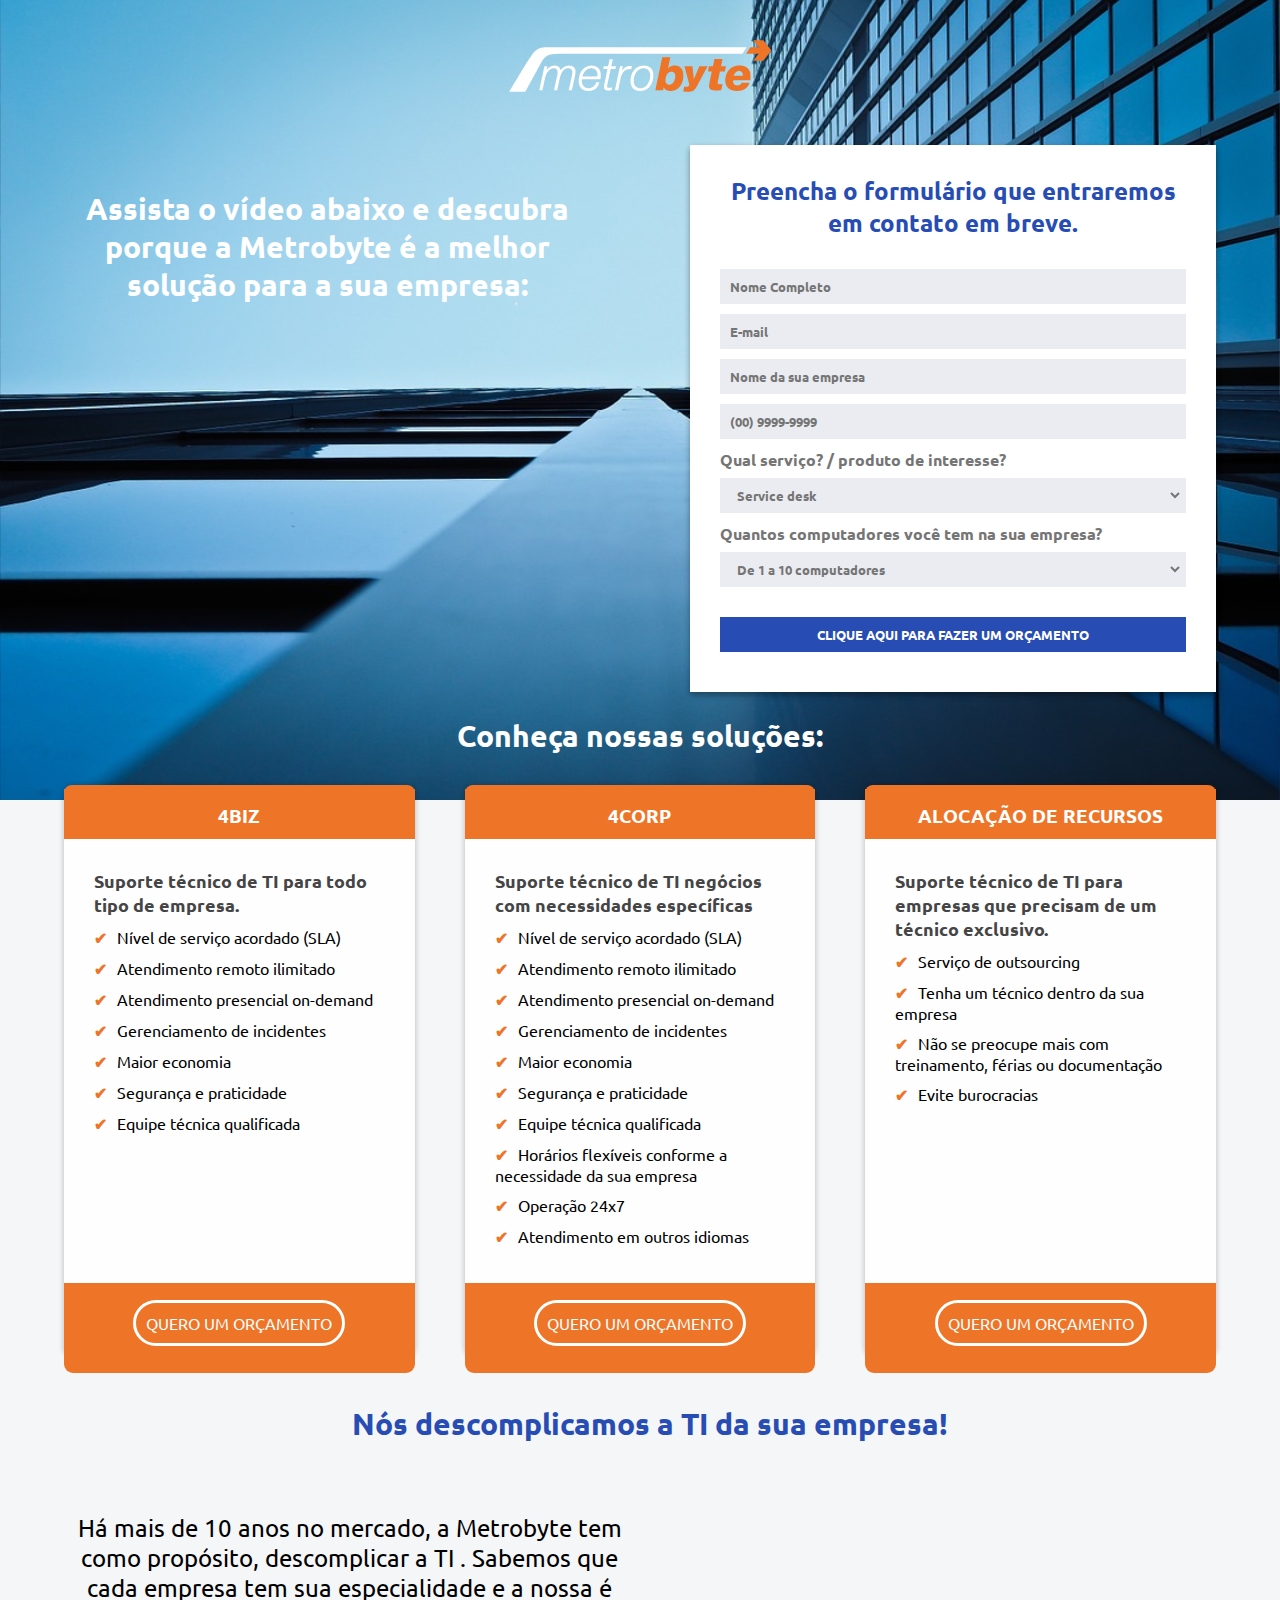
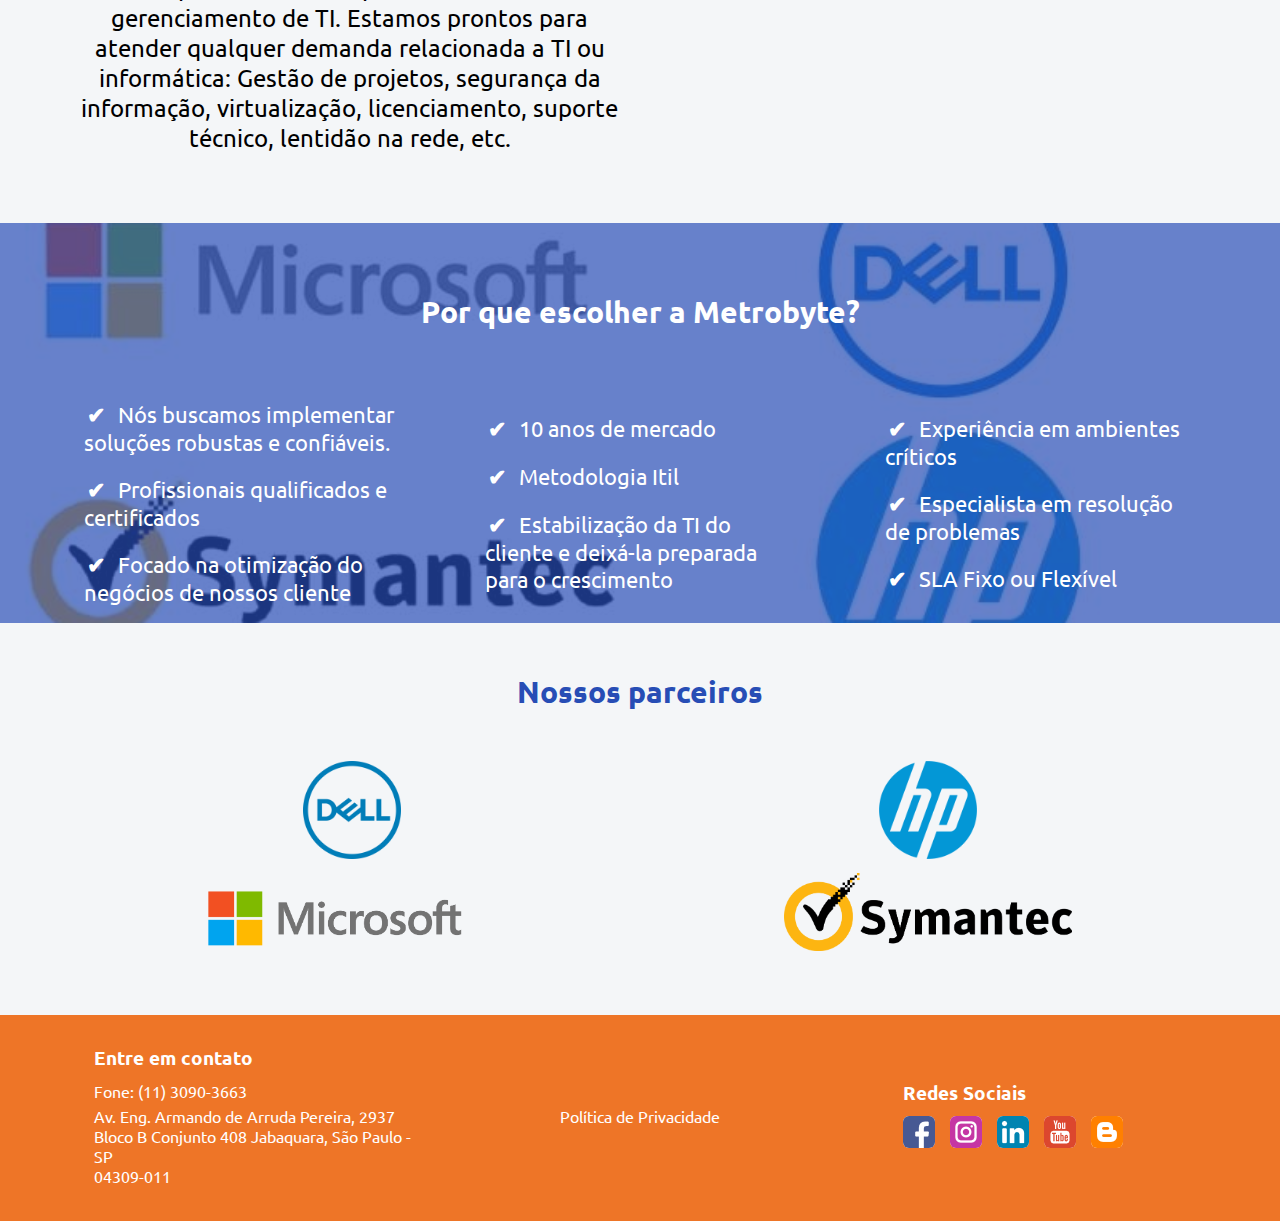
<file: index.html>
<!DOCTYPE html>
<html lang="en">

<head>
    <meta charset="UTF-8">
    <meta name="viewport" content="width=device-width, initial-scale=1.0">
    <meta http-equiv="X-UA-Compatible" content="ie=edge">
    <link rel="stylesheet" href="style.css">
    <link rel="stylesheet" href="mobile.css" media="screen and (max-width:760px)">
    <link href="https://fonts.googleapis.com/css?family=Ubuntu:400,700&display=swap" rel="stylesheet">
    <title>Metrobyte</title>
</head>

<body>
    <header class="header">
        <a href="index.html"><img src="img/logo.png" alt=""></a>
    </header>
    <section class="inicial">
        <div class="inicial__inner">
            <div class="incial__video">
                <h1 class="title">Assista o vídeo abaixo e descubra porque a Metrobyte é a melhor solução para a sua
                    empresa:</h1>
                <iframe width="100%" height="310px" class="embed-responsive-item incial__video_reprodutor"
                    src="https://www.youtube.com/embed/IZ05dovel4M" allowfullscreen></iframe>
            </div>
            <div class="form">
                <h2 class="form__title">Preencha o formulário que entraremos em contato em breve.</h2>
                <form action="javascript:void(0)" onsubmit="sendEmail('#form_contato')" method="POST" name="form_contato" id="form_contato">
                    <input type="text" name="nome" placeholder="Nome Completo" required>
                    <input type="email" name="email" placeholder="E-mail" required>
                    <input type="text" name="empresa" placeholder="Nome da sua empresa" required>
                    <input type="tel" name="telefone" placeholder="(00) 9999-9999" required>
                    <label class="label__form" for="servicos">Qual serviço? / produto de interesse?</label>
                    <select name="servicos" id="">
                        <option value="1">Service desk</option>
                        <option value="2">Solução em infraestrutura</option>
                        <option value="3">Gestão de TI</option>
                        <option value="4">Licenciamento / Software</option>
                        <option value="5">Compra de equipamentos</option>
                        <option value="6">Capacitação / Treinamento</option>
                    </select>
                    <label class="label__form" for="computadores">Quantos computadores você tem na sua empresa?</label>
                    <select name="computadores" id="">
                        <option value="1">De 1 a 10 computadores</option>
                        <option value="2">De 11 a 20 computadores</option>
                        <option value="3">De 21 a 50 computadores</option>
                        <option value="4">Mais de 50 computadores</option>
                    </select>
                    <div class="alerta__erros"></div>
                    <input type="submit" class="btn" id="btn__form" value="Clique aqui para fazer um orçamento">
                </form>
            </div>
        </div>
    </section>
    <section class="cards">
        <h1 class="title title__cards">Conheça nossas soluções:</h1>
        <div class="cards__inner">
            <div class="card__info">
                <div class="card__info_title">
                    <h3>4BIZ</h3>
                </div>
                <div class="card__info_content">
                    <strong>
                    Suporte técnico de TI para todo tipo de empresa.
                    </strong>
                    <span>
                        <p>&#10004;</p>Nível de serviço acordado (SLA)
                    </span>
                    <span>
                        <p>&#10004;</p>Atendimento remoto ilimitado
                    </span>
                    <span>
                        <p>&#10004;</p>Atendimento presencial on-demand
                    </span>
                    <span>
                        <p>&#10004;</p>Gerenciamento de incidentes
                    </span>                    
                    <span>
                        <p>&#10004;</p>Maior economia
                    </span>
                    <span>
                        <p>&#10004;</p>Segurança e praticidade
                    </span>
                    <span>
                        <p>&#10004;</p>Equipe técnica qualificada
                    </span>
                </div>
                <div class="card__info_btn">
                    <a href="#" class="btn_card">QUERO UM ORÇAMENTO</a>
                </div>
            </div>
            <div class="card__info">
                <div class="card__info_title">
                    <h3>4CORP</h3>
                </div>
                <div class="card__info_content">
                    <strong>
                    Suporte técnico de TI negócios com necessidades específicas
                    </strong>
                    <span>
                        <p>&#10004;</p>Nível de serviço acordado (SLA)
                    </span>
                    <span>
                        <p>&#10004;</p>Atendimento remoto ilimitado
                    </span>
                    <span>
                        <p>&#10004;</p>Atendimento presencial on-demand
                    </span>
                    <span>
                        <p>&#10004;</p>Gerenciamento de incidentes
                    </span>
                    <span>
                        <p>&#10004;</p>Maior economia
                    </span>
                    <span>
                        <p>&#10004;</p>Segurança e praticidade
                    </span>
                    <span>
                        <p>&#10004;</p>Equipe técnica qualificada
                    </span>
                    <span>
                        <p>&#10004;</p>Horários flexíveis conforme a necessidade da sua empresa
                    </span>
                    <span>
                        <p>&#10004;</p>Operação 24x7
                    </span>
                    <span>
                        <p>&#10004;</p>Atendimento em outros idiomas
                    </span>
                </div>
                <div class="card__info_btn">
                    <a href="#" class="btn_card">QUERO UM ORÇAMENTO</a>
                </div>
            </div>
            <div class="card__info">
                <div class="card__info_title">
                    <h3>ALOCAÇÃO DE RECURSOS</h3>
                </div>
                <div class="card__info_content">
                    <strong>
                    Suporte técnico de TI para empresas que precisam de um técnico exclusivo.
                    </strong>
                    <span>
                        <p>&#10004;</p>Serviço de outsourcing
                    </span>
                    <span>
                        <p>&#10004;</p>Tenha um técnico dentro da sua empresa
                    </span>
                    <span>
                        <p>&#10004;</p>Não se preocupe mais com treinamento, férias ou documentação
                    </span><span>
                        <p>&#10004;</p>Evite burocracias
                    </span>

                </div>
                <div class="card__info_btn">
                    <a href="#" class="btn_card">QUERO UM ORÇAMENTO</a>
                </div>
            </div>
        </div>
    </section>

    <section class="content">
        <h1 class="content_title">Nós descomplicamos a TI da sua empresa!</h1>
        <div class="content__inner">
            <span>
                Há mais de 10 anos no mercado, a Metrobyte tem como propósito, descomplicar a TI . Sabemos que
                cada empresa tem sua especialidade e a nossa é gerenciamento de TI. Estamos prontos para atender
                qualquer demanda relacionada a TI ou informática: Gestão de projetos, segurança da informação,
                virtualização, licenciamento, suporte técnico, lentidão na rede, etc.
            </span>
            <iframe width="100%" height="300px" class="embed-responsive-item incial__video_reprodutor"
                src="https://www.youtube.com/embed/8QuBSzCH-AI" allowfullscreen></iframe>
        </div>
    </section>

    <section class="diferenciais">
        <div class="diferenciais__background"></div>
        <div class="diferenciais__inner">
            <h1 class="title">Por que escolher a Metrobyte?</h1>
            <div class="diferenciais__content">
                <div>
                    <span>
                        <p>&#10004;</p>Nós buscamos implementar soluções robustas e confiáveis.
                    </span>
                    <span>
                        <p>&#10004;</p>Profissionais qualificados e certificados
                    </span>
                    <span>
                        <p>&#10004;</p>Focado na otimização do negócios de nossos cliente
                    </span>
                </div>
                <div>
                    <span>
                        <p>&#10004;</p>10 anos de mercado
                    </span>
                    <span>
                        <p>&#10004;</p>Metodologia Itil
                    </span>
                    <span>
                        <p>&#10004;</p>Estabilização da TI do cliente e deixá-la preparada para o crescimento
                    </span>
                </div>
                <div>
                    <span>
                        <p>&#10004;</p>Experiência em ambientes críticos
                    </span>
                    <span>
                        <p>&#10004;</p>Especialista em resolução de problemas
                    </span>
                    <span>
                        <p>&#10004;</p>SLA Fixo ou Flexível
                    </span>
                </div>
            </div>
        </div>
    </section>

    <section class="parceiros">
        <h1 class="content_title">Nossos parceiros</h1>
        <div class="parceiros__img">
            <img class="img_quadrada" src="img/Dell_logo.svg.png">
            <img class="img_quadrada" src="img/hp-logo.png">
            <img class="img_retangular" src="img/Microsoft-Logo-PNG.png">
            <img class="img_retangular" src="img/symantec.png">
        </div>
    </section>

    <footer class="footer">
        <div class="footer__inner">
            <div>
                <h3>Entre em contato</h3>
                <span>Fone: (11) 3090-3663</span>                
                <span>Av. Eng. Armando de Arruda Pereira, 2937 <br> Bloco B Conjunto 408 Jabaquara, São Paulo - SP <br> 04309-011</span>
            </div>
            <div>                
                <a href="politica.html">Política de Privacidade</a>
            </div>
            <div>
                <h3>Redes Sociais</h3>
                <div class="redes__social">
                    <a href="https://www.facebook.com/Metrobyte"><img src="ico/facebook.png"></a>
                    <a href="https://www.instagram.com/metrobyte.oficial/"><img src="ico/instagram.png"></a>
                    <a href="https://www.linkedin.com/company/metrobyte"><img src="ico/linkedin.png"></a>
                    <a href="https://www.youtube.com/metrobyte"><img src="ico/youtube.png"></a>
                    <a href="https://www.metrobyte.com.br/blog/"><img src="ico/blogger.png"></a>
                </div>
            </div>
        </div>
    </footer>

    <script src="js/Api.js"></script>
    <script src="js/View.js"></script>
    <script src="js/main.js"></script>
</body>

</html>
</file>
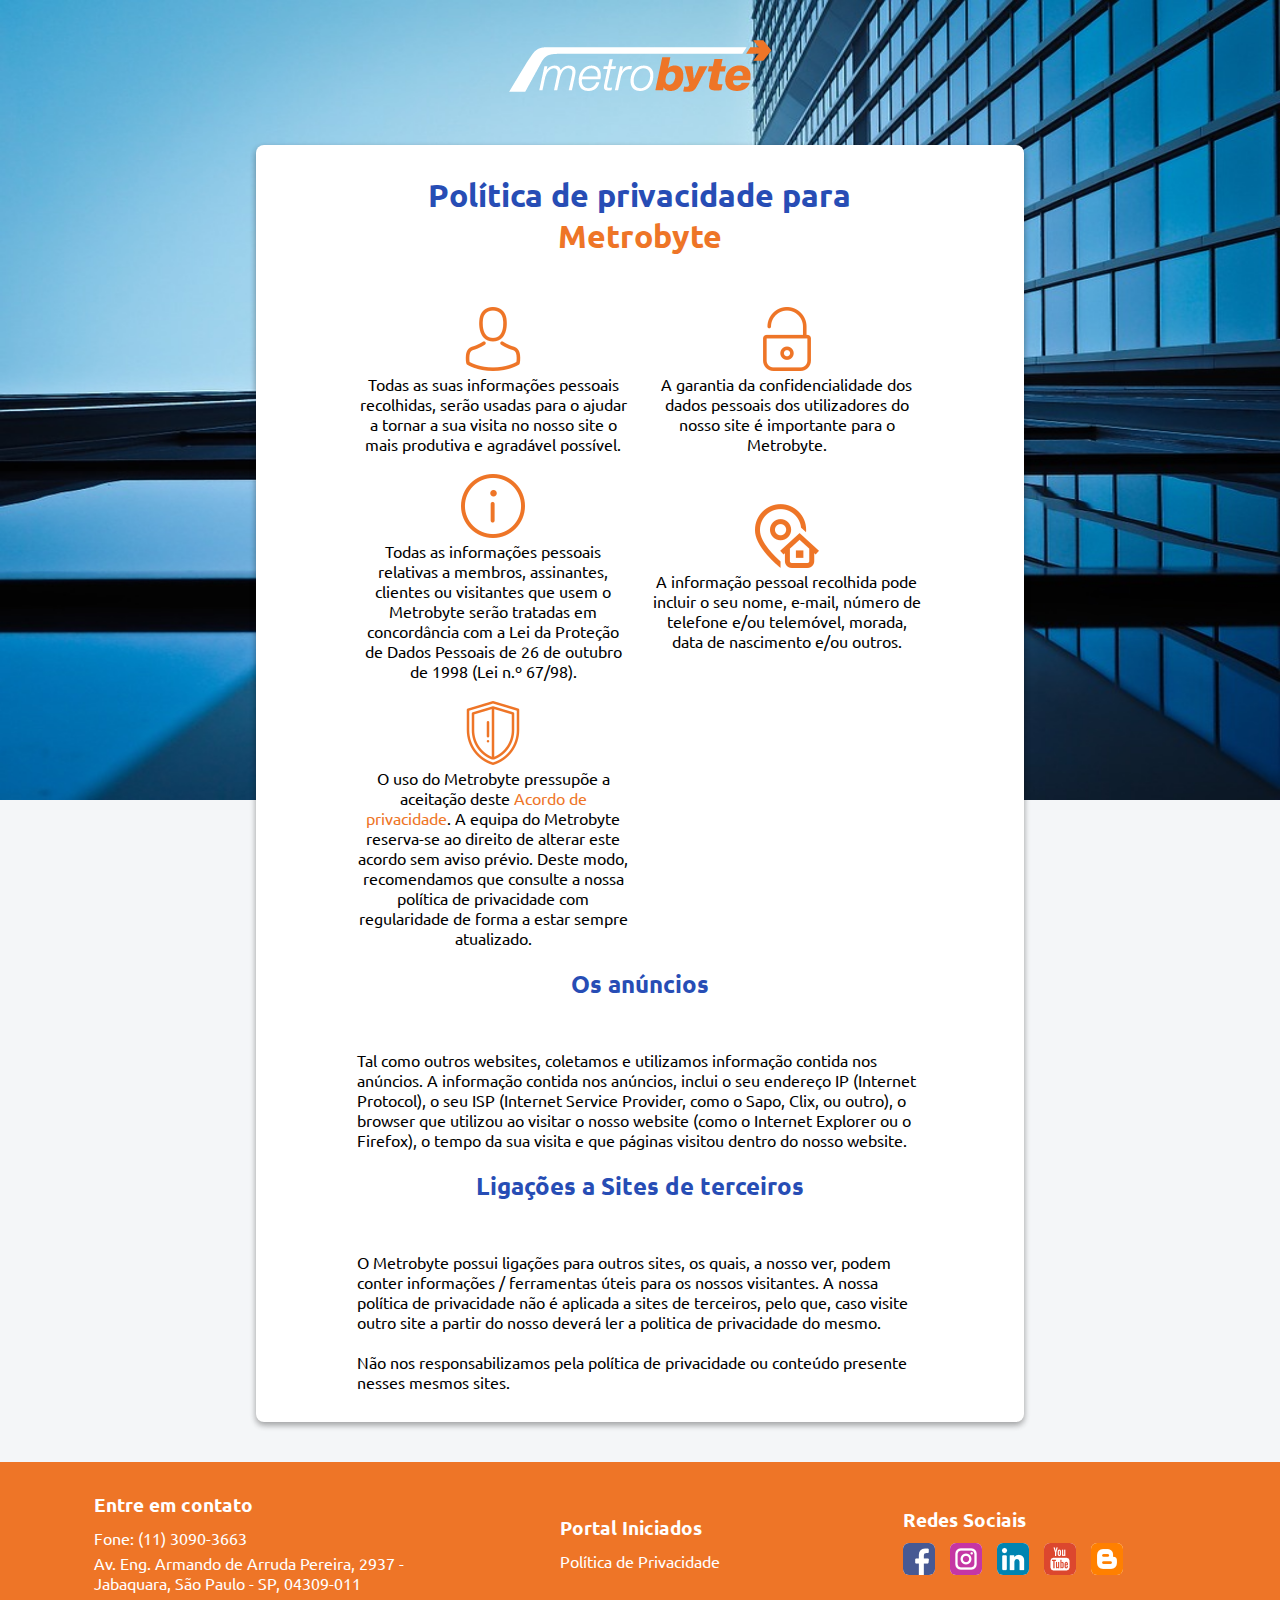
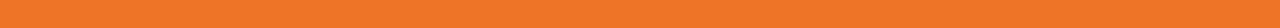
<file: politica.html>
<!DOCTYPE html>
<html lang="en">

<head>
    <meta charset="UTF-8">
    <meta name="viewport" content="width=device-width, initial-scale=1.0">
    <meta http-equiv="X-UA-Compatible" content="ie=edge">
    <link rel="stylesheet" href="style.css">
    <link rel="stylesheet" href="mobile.css" media="screen and (max-width:760px)">
    <link href="https://fonts.googleapis.com/css?family=Ubuntu:400,700&display=swap" rel="stylesheet">
    <title>Metrobyte</title>
</head>

<body>
    <header class="header">
        <a href="index.html"><img src="img/logo.png" alt=""></a>
    </header>

    <section class="politica">
        <div class="politica__inner">
            <h1 class="form__title">Política de privacidade para <a class="link__site"
                    href='https://www.metrobyte.com.br'>Metrobyte</a></h1>

            <div class="politica__inner__info">
                <span>
                    <img src="ico/avatar.png" alt="">
                    <p>
                        Todas as suas informações pessoais recolhidas, serão usadas para o ajudar a tornar a sua visita
                        no nosso
                        site o mais produtiva e agradável possível.
                    </p>
                </span>
                <span>
                    <img src="ico/padlock.png" alt="">
                    <p>
                        A garantia da confidencialidade dos dados pessoais dos utilizadores do nosso site é importante
                        para o
                        Metrobyte.
                    </p>
                </span>

                <span>
                    <img src="ico/info.png" alt="">
                    <p>Todas as informações pessoais relativas a membros, assinantes, clientes ou visitantes que usem o
                        Metrobyte serão tratadas em concordância com a Lei da Proteção de Dados Pessoais de 26 de
                        outubro de
                        1998 (Lei n.º 67/98).
                    </p>
                </span>

                <span>
                    <img src="ico/address.png" alt="">
                    <p>
                        A informação pessoal recolhida pode incluir o seu nome, e-mail, número de telefone e/ou
                        telemóvel,
                        morada, data de nascimento e/ou outros.
                    </p>
                </span>

                <span>
                    <img src="ico/protection.png" alt="">
                    <p>
                        O uso do Metrobyte pressupõe a aceitação deste
                        <a class="link__site" href='http://politicaprivacidade.com/'
                            title='acordo de privacidade'>Acordo de privacidade</a>.
                        A equipa do Metrobyte reserva-se ao direito
                        de alterar este acordo sem aviso prévio. Deste modo, recomendamos que consulte a nossa política
                        de
                        privacidade com regularidade de forma a estar sempre atualizado.
                    </p>
                </span>
            </div>

            <h2 class="form__title">Os anúncios</h2>
            <span>
                Tal como outros websites, coletamos e utilizamos informação contida nos anúncios. A informação contida
                nos anúncios, inclui o seu endereço IP (Internet Protocol), o seu ISP (Internet Service Provider, como o
                Sapo, Clix, ou outro), o browser que utilizou ao visitar o nosso website (como o Internet Explorer ou o
                Firefox), o tempo da sua visita e que páginas visitou dentro do nosso website.
            </span>

            <h2 class="form__title">Ligações a Sites de terceiros</h2>
            <span>
                O Metrobyte possui ligações para outros sites, os quais, a nosso ver, podem conter informações /
                ferramentas úteis para os nossos visitantes. A nossa política de privacidade não é aplicada a sites de
                terceiros, pelo que, caso visite outro site a partir do nosso deverá ler a politica de privacidade do
                mesmo.
            </span>

            <span>
                Não nos responsabilizamos pela política de privacidade ou conteúdo presente nesses mesmos sites.
            </span>
    </section>



    <footer class="footer">
        <div class="footer__inner">
            <div>
                <h3>Entre em contato</h3>
                <span>Fone: (11) 3090-3663</span>
                <span>Av. Eng. Armando de Arruda Pereira, 2937 - Jabaquara, São Paulo - SP, 04309-011</span>
            </div>
            <div>
                <h3>Portal Iniciados</h3>
                <a href="politica.html">Política de Privacidade</a>
            </div>
            <div>
                <h3>Redes Sociais</h3>
                <div class="redes__social">
                    <a href="https://www.facebook.com/Metrobyte"><img src="ico/facebook.png"></a>
                    <a href="https://www.instagram.com/metrobyte.oficial/"><img src="ico/instagram.png"></a>
                    <a href="https://www.linkedin.com/company/metrobyte"><img src="ico/linkedin.png"></a>
                    <a href="https://www.youtube.com/metrobyte"><img src="ico/youtube.png"></a>
                    <a href="https://www.metrobyte.com.br/blog/"><img src="ico/blogger.png"></a>
                </div>
            </div>
        </div>
    </footer>
</body>

</html>
</file>
<file: style.css>
* {
    font-family: 'Ubuntu', sans-serif;
    padding: 0;
    margin: 0;
    border: 0;
    box-sizing: border-box;
}

html {
    scroll-behavior: smooth;
}

body {
    display: block;
    background-image: url("img/fundo.jpg");
    background-repeat: repeat-x;
    background-position: left top;
    background-size: 100% 800px;
    background-color: #f4f6f8;
    width: 100vw !important;
    overflow-x: hidden;
}

.header {
    text-align: center;
    width: 100%;
    margin-top: 40px;
    margin-bottom: 50px;
}

.inicial {
    color: #fff;
    width: 100%;
}

.inicial__inner {
    display: grid;
    grid-template-columns: repeat(2, 1fr);
    grid-gap: 100px;
    align-items: center;
    justify-items: center;
    width: 1200px;
    max-width: 90vw;
    margin: 0 auto;
}

.form {
    background-color: #fff;
    width: 100%;
    height: auto;
    padding: 30px;
    box-shadow: 0 3px 6px rgba(0,0,0,0.16), 0 3px 6px rgba(0,0,0,0.23);
}

.form__title {
    color: #274DB5;
    margin-bottom: 30px;
    text-align: center;
}

.form form input, .form select {
    display: block;
    margin-bottom: 10px;
    outline: none;
    width: 100%;
    height: 35px;
    background-color: hsl(220, 20%, 93%);
    padding-left: 10px;
    font-weight: bolder;
}

.form select {
    border: 3px solid hsl(220, 20%, 93%);
    color: #757575;
    margin-top: 8px;
}

.label__form {
    color: #757575;
    font-weight: bolder;
}

.title {
    font-weight: bolder;
    font-size: 30px;
    color: #fff;
    text-align: center;
    margin-bottom: 30px;
}

.btn {
    padding-left: 0 !important;
    background-color: #274DB5 !important;
    color: #fff;
    text-transform: uppercase;
    cursor: pointer;
    margin-top: 30px !important;
}

.cards {
    width: 1200px;
    max-width: 90vw;
    margin: 0 auto;
}

.cards__inner {
    display: grid;
    grid-template-columns: repeat(3, 1fr);
    align-items: center;
    justify-items: center;
    grid-gap: 50px;
    margin-top: 30px;
}

.title__cards {
    color: #fff;
    text-align: center;
    margin-top: 25px;
    margin-bottom: 30px;
}

.card__info {
    background-color: #fefeff;
    box-shadow: 0 1px 5px 1px hsla(0, 0%, 0%, .2);
    border-radius: 8px;
    height: 570px;
    width: auto;
    text-align: left;
    border-top: 4px solid #ee7527;
}

.card__info_title{
    color: #fff;
    background-color: #ee7527;
    text-align: center;
    height: 50px;
}

.card__info_title h3{
    padding-top: 14px;
}

.card__info strong {
    color: hsl(0, 0%, 27%);
    font-size: 18px;
}

.card__info span {
    display: block;
    margin-top: 10px;
}

.card__info p {
    display: inline;
    margin: 0 !important;
    margin-right: 10px !important;
    color: #ee7527;
    font-weight: bolder;
}

.card__info_content {
    height: 444px;
    padding: 30px;
}

.card__info_btn {
    text-align: center;
    background-color: #ee7527;
    padding-top: 30px;
    width: 100%;
    height: 90px;
    border-bottom-left-radius: 9px;
    border-bottom-right-radius: 9px;
}

.btn_card {
    text-decoration: none;
    color: #fff;
    border: 3px solid #fff;
    padding: 10px;
    border-radius: 26px;
}

.btn_card:hover {
    filter: brightness(110%);
    background-color: #ee7527;
}

.content {
    width: 100vw;
    margin: 35px 10px 50px 10px;
}

.content__inner {
    display: grid;
    grid-template-columns: repeat(2, 1fr);
    align-items: center;
    justify-items: center;
    grid-gap: 50px;
    width: 1200px;
    max-width: 90vw;
    margin: 0 auto;
}

.content_title {
    text-align: center;
    color: #274DB5;
    margin-top: 50px;
    margin-bottom: 30px;
    font-weight: bolder;
    font-size: 30px;
}

.content__inner span {
    font-size: 24px;
    text-align: center;
    margin-top: 20px;
}

.diferenciais {
    position: relative;
    background-image: url("img/cats.jpg");
    background-size: cover;
    background-position: center;
    background-size: 100%;
    background-repeat: no-repeat;
    color: #fff;
    height: 400px;
    width: 100vw;
}

.diferenciais__background {
    position: absolute;
    background-color: hsl(224, 65%, 43%, .7);
    width: 100%;
    height: 400px;
    z-index: 9;
}

.diferenciais h1 {
    padding: 20px;
}

.diferenciais__inner {
    position: absolute;
    top: 50px;
    right: 0;
    left: 0;
    bottom: 0;
    z-index: 999;
}

.diferenciais__content {
    display: grid;
    grid-template-columns: repeat(3, 1fr);
    align-items: center;
    grid-gap: 50px;
    margin-top: 15px;
    width: 1200px;
    margin: 0 auto;
    max-width: 90vw;
    font-size: 22px;
}

.diferenciais__content span {
    display: block;
    margin: 20px;
}

.diferenciais__content p {
    display: inline;
    margin: 0 !important;
    margin-right: 10px !important;
    padding: 3px;
    border-radius: 4px;
    font-weight: bolder;
}

.parceiros {
    width: 100vw;
}

.parceiros__img {
    display: grid;
    grid-template-columns: repeat(2, 1fr);
    align-items: center;
    justify-items: center;
    width: 1200px;
    max-width: 90vw;
    margin: 0 auto;
    margin-top: 50px;
    margin-bottom: 50px;
}

.img_retangular {
    width: 50%;
}

.img_quadrada {
    width: 17%;
}

.footer {
    background-color: #ee7527;
    width: 100%;
    color: #fff;
}

.footer__inner {
    display: grid;
    grid-template-columns: repeat(3, 1fr);
    align-items: center;
    justify-items: center;
    grid-gap: 50px;
    margin-top: 15px;
    width: 1200px;
    max-width: 90vw;
    margin: 0 auto;
    padding: 30px;
}

.footer__inner div span ,.footer__inner div a {
    margin-bottom: 5px;
    display: block;
}

.footer__inner h3 {
    margin-bottom: 10px;
}

.footer__inner a {
    text-decoration: none;
    color: #fff;
}

.redes__social {
    display: grid;
    grid-template-columns: repeat(5, 1fr);
    justify-items: center;
    align-items: center;
}

.redes__social a img {
    border-radius: 6px;
    background-color: #fff;
    width: 32px;
    margin-right: 15px;
}

.politica {
    width: 60%;
    margin: 0 auto;
    border-radius: 8px;
    background-color: #fff;
    box-shadow: 0 3px 6px rgba(0,0,0,0.16), 0 3px 6px rgba(0,0,0,0.23);
    padding: 30px;
    margin-bottom: 40px;
}
    
.politica__inner {
    display: grid;
    grid-template-columns: repeat(1, 1fr);
    align-items: center;
    justify-items: center;
    grid-gap: 20px;
    margin-top: 15px;
    width: 80%;
    max-width: 90vw;
    margin: 0 auto;
}

.politica__inner__info {
    display: grid;
    grid-template-columns: repeat(2, 1fr);
    align-items: center;
    justify-items: center;
    grid-gap: 20px;
}

.link__site {
    color: #ee7527;
    text-decoration: none;
}

.politica__inner__info {
    text-align: center;
}

@keyframes fadeInUp {
    from { 
      opacity: 0;
      -webkit-transform: translate3d(0, 100%, 0);
      transform: translate3d(0, 100%, 0);
    }
  
    to {
      opacity: 1;
      -webkit-transform: none;
      transform: none;
    }
  }

.alerta__erros div {
    border-left: 3px solid var(--theme);
    background-color: hsl(25, 100%, 50%, .3);
    padding: 10px;
    color: hsl(25, 100%, 20%);
    margin: 15px;
    font-weight: bolder;
    text-align: center;
    opacity: 0; 
    animation: fadeInUp 1s ease-in-out 0s forwards;
}
</file>
<file: mobile.css>
body {
    background-size: 50% 1100px;
}

.inicial__inner, .cards__inner, .content__inner, .card {
    grid-template-columns: repeat(1, 1fr);
    grid-gap: 50px;
    width: 100%;
}

.content_title {
    font-size: 20px;
}

.diferenciais__content{
    grid-template-columns: repeat(1, 1fr);
    grid-gap: 5px;
    width: 100%;
    height: 400px;
    padding: 30px;
}

.diferenciais {
    padding: 0;
    height: 780px;
    background-size: 1800px 780px;
}

.diferenciais h1 {
    padding: 20px 20px 0 20px;
}

.diferenciais__background {
    height: 780px;
}

.footer__inner, .politica__inner__info {
    grid-template-columns: repeat(1, 1fr);
}

.img_retangular {
    width: 100%;
}

.img_quadrada {
    width: 50%;
}

.incial__video_reprodutor {
    height: 180px !important;
}

.title {
    font-size: 20px;
}

.form {
    margin-bottom: 30px;
}

.btn {
    font-size: 8px;
}

.politica {
    width: 90%;
}
</file>
